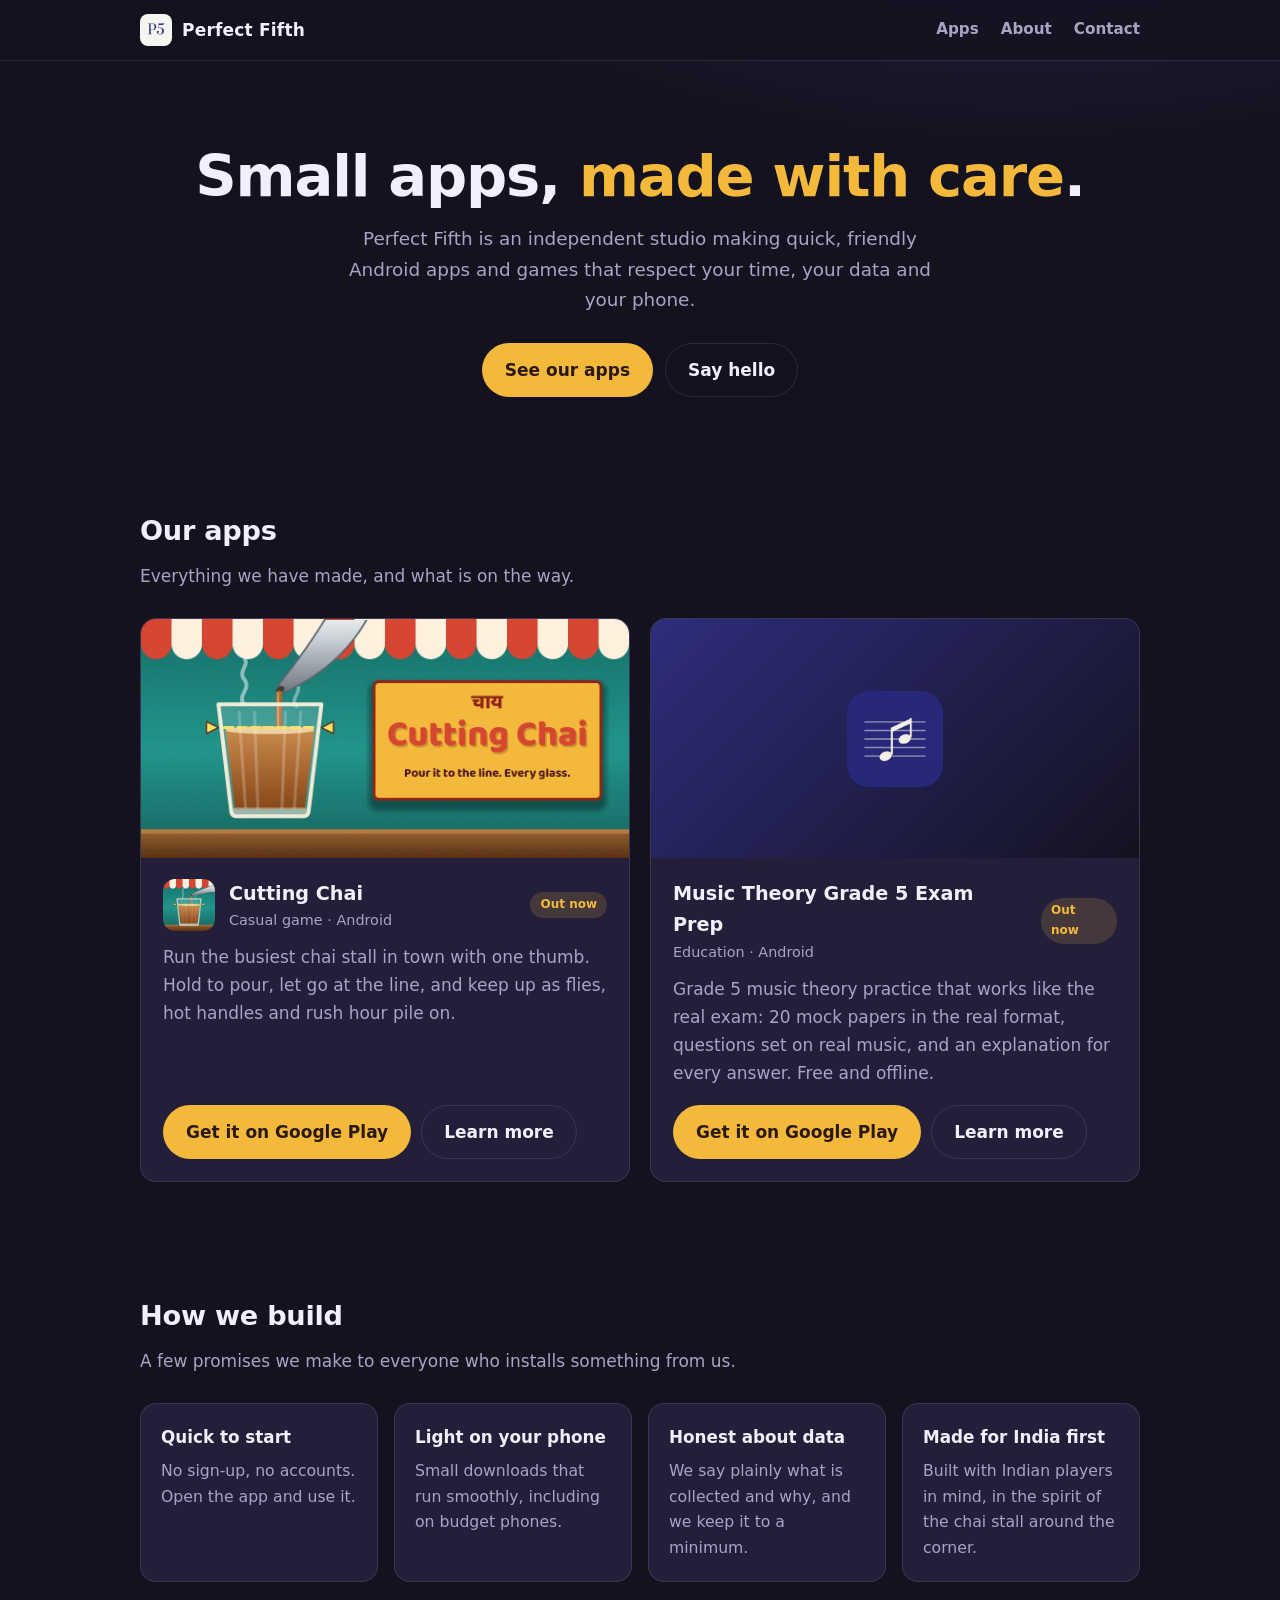
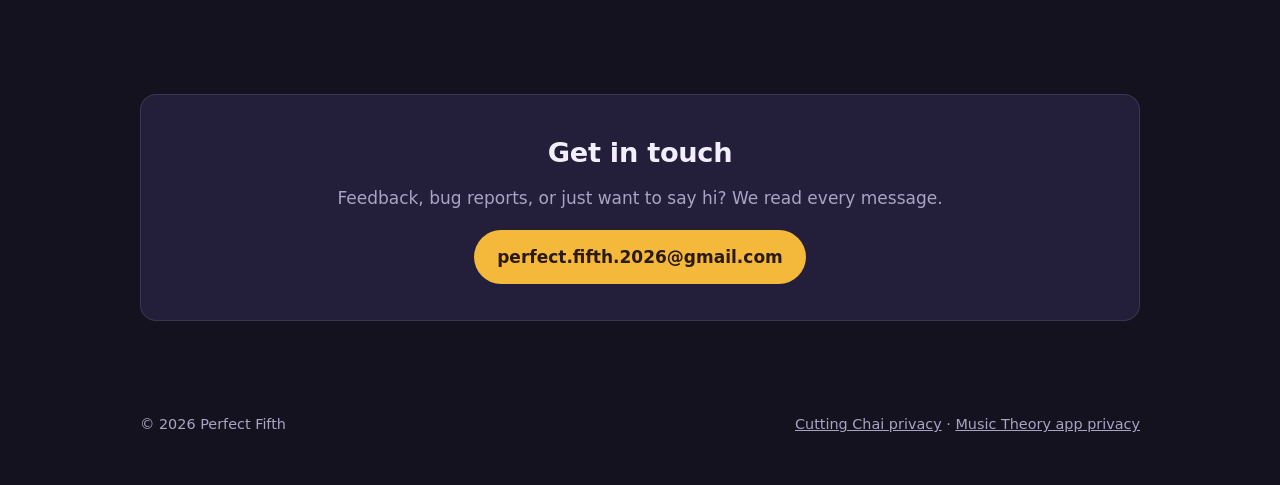
<file: index.html>
<!doctype html>
<html lang="en">
<head>
<meta charset="utf-8">
<meta name="viewport" content="width=device-width, initial-scale=1">
<title>Perfect Fifth: apps and games for Android</title>
<meta name="description" content="Perfect Fifth makes small, polished Android apps and games. Makers of Cutting Chai, a one-thumb chai stall game, and Music Theory Grade 5 Exam Prep.">
<meta property="og:title" content="Perfect Fifth: apps and games for Android">
<meta property="og:description" content="Small, polished Android apps and games. Out now: Cutting Chai.">
<meta property="og:image" content="https://akshat3112-ai.github.io/cutting-chai/feature.webp">
<link rel="icon" href="perfect-fifth/favicon.png">
<link rel="stylesheet" href="site.css">
</head>
<body>
<header class="top">
  <div class="wrap">
    <a class="logo" href="./"><img src="perfect-fifth/logo-256.webp" alt="" width="32" height="32">Perfect Fifth</a>
    <nav aria-label="Main">
      <a href="#apps">Apps</a>
      <a href="#about">About</a>
      <a href="#contact">Contact</a>
    </nav>
  </div>
</header>

<main>
  <section class="hero">
    <div class="wrap">
      <h1>Small apps, <em>made with care</em>.</h1>
      <p>Perfect Fifth is an independent studio making quick, friendly Android apps and games that
      respect your time, your data and your phone.</p>
      <div class="btns">
        <a class="btn primary" href="#apps">See our apps</a>
        <a class="btn ghost" href="#contact">Say hello</a>
      </div>
    </div>
  </section>

  <section id="apps">
    <div class="wrap">
      <h2>Our apps</h2>
      <p class="lead">Everything we have made, and what is on the way.</p>
      <div class="apps">

        <article class="app">
          <div class="cover"><img src="cutting-chai/feature.webp" alt="Cutting Chai: a glass of chai being poured to the line" width="1024" height="500" loading="lazy"></div>
          <div class="body">
            <div class="row">
              <img src="cutting-chai/icon.webp" alt="" width="52" height="52" loading="lazy">
              <div>
                <h3>Cutting Chai</h3>
                <p class="sub">Casual game · Android</p>
              </div>
              <span class="pill" style="margin-left:auto">Out now</span>
            </div>
            <p>Run the busiest chai stall in town with one thumb. Hold to pour, let go at the line,
            and keep up as flies, hot handles and rush hour pile on.</p>
            <div class="actions">
              <a class="btn primary" href="https://play.google.com/store/apps/details?id=com.perfectfifth.cuttingchai">Get it on Google Play</a>
              <a class="btn ghost" href="cutting-chai/">Learn more</a>
            </div>
          </div>
        </article>

        <article class="app">
          <div class="cover plain"><img src="perfect-fifth/icon.webp" alt="" width="96" height="96" loading="lazy"></div>
          <div class="body">
            <div class="row">
              <div>
                <h3>Music Theory Grade 5 Exam Prep</h3>
                <p class="sub">Education · Android</p>
              </div>
              <span class="pill" style="margin-left:auto">Out now</span>
            </div>
            <p>Grade 5 music theory practice that works like the real exam: 20 mock papers in the
            real format, questions set on real music, and an explanation for every answer. Free and offline.</p>
            <div class="actions">
              <a class="btn primary" href="https://play.google.com/store/apps/details?id=com.perfectfifth.app">Get it on Google Play</a>
              <a class="btn ghost" href="perfect-fifth/">Learn more</a>
            </div>
          </div>
        </article>

      </div>
    </div>
  </section>

  <section id="about">
    <div class="wrap">
      <h2>How we build</h2>
      <p class="lead">A few promises we make to everyone who installs something from us.</p>
      <div class="values">
        <div class="value"><h3>Quick to start</h3><p>No sign-up, no accounts. Open the app and use it.</p></div>
        <div class="value"><h3>Light on your phone</h3><p>Small downloads that run smoothly, including on budget phones.</p></div>
        <div class="value"><h3>Honest about data</h3><p>We say plainly what is collected and why, and we keep it to a minimum.</p></div>
        <div class="value"><h3>Made for India first</h3><p>Built with Indian players in mind, in the spirit of the chai stall around the corner.</p></div>
      </div>
    </div>
  </section>

  <section id="contact">
    <div class="wrap">
      <div class="contact">
        <h2>Get in touch</h2>
        <p>Feedback, bug reports, or just want to say hi? We read every message.</p>
        <a class="btn primary" href="mailto:perfect.fifth.2026@gmail.com">perfect.fifth.2026@gmail.com</a>
      </div>
    </div>
  </section>
</main>

<footer>
  <div class="wrap">
    <span>© 2026 Perfect Fifth</span>
    <span><a href="privacy.html">Cutting Chai privacy</a> · <a href="perfect-fifth/privacy.html">Music Theory app privacy</a></span>
  </div>
</footer>
</body>
</html>
</file>
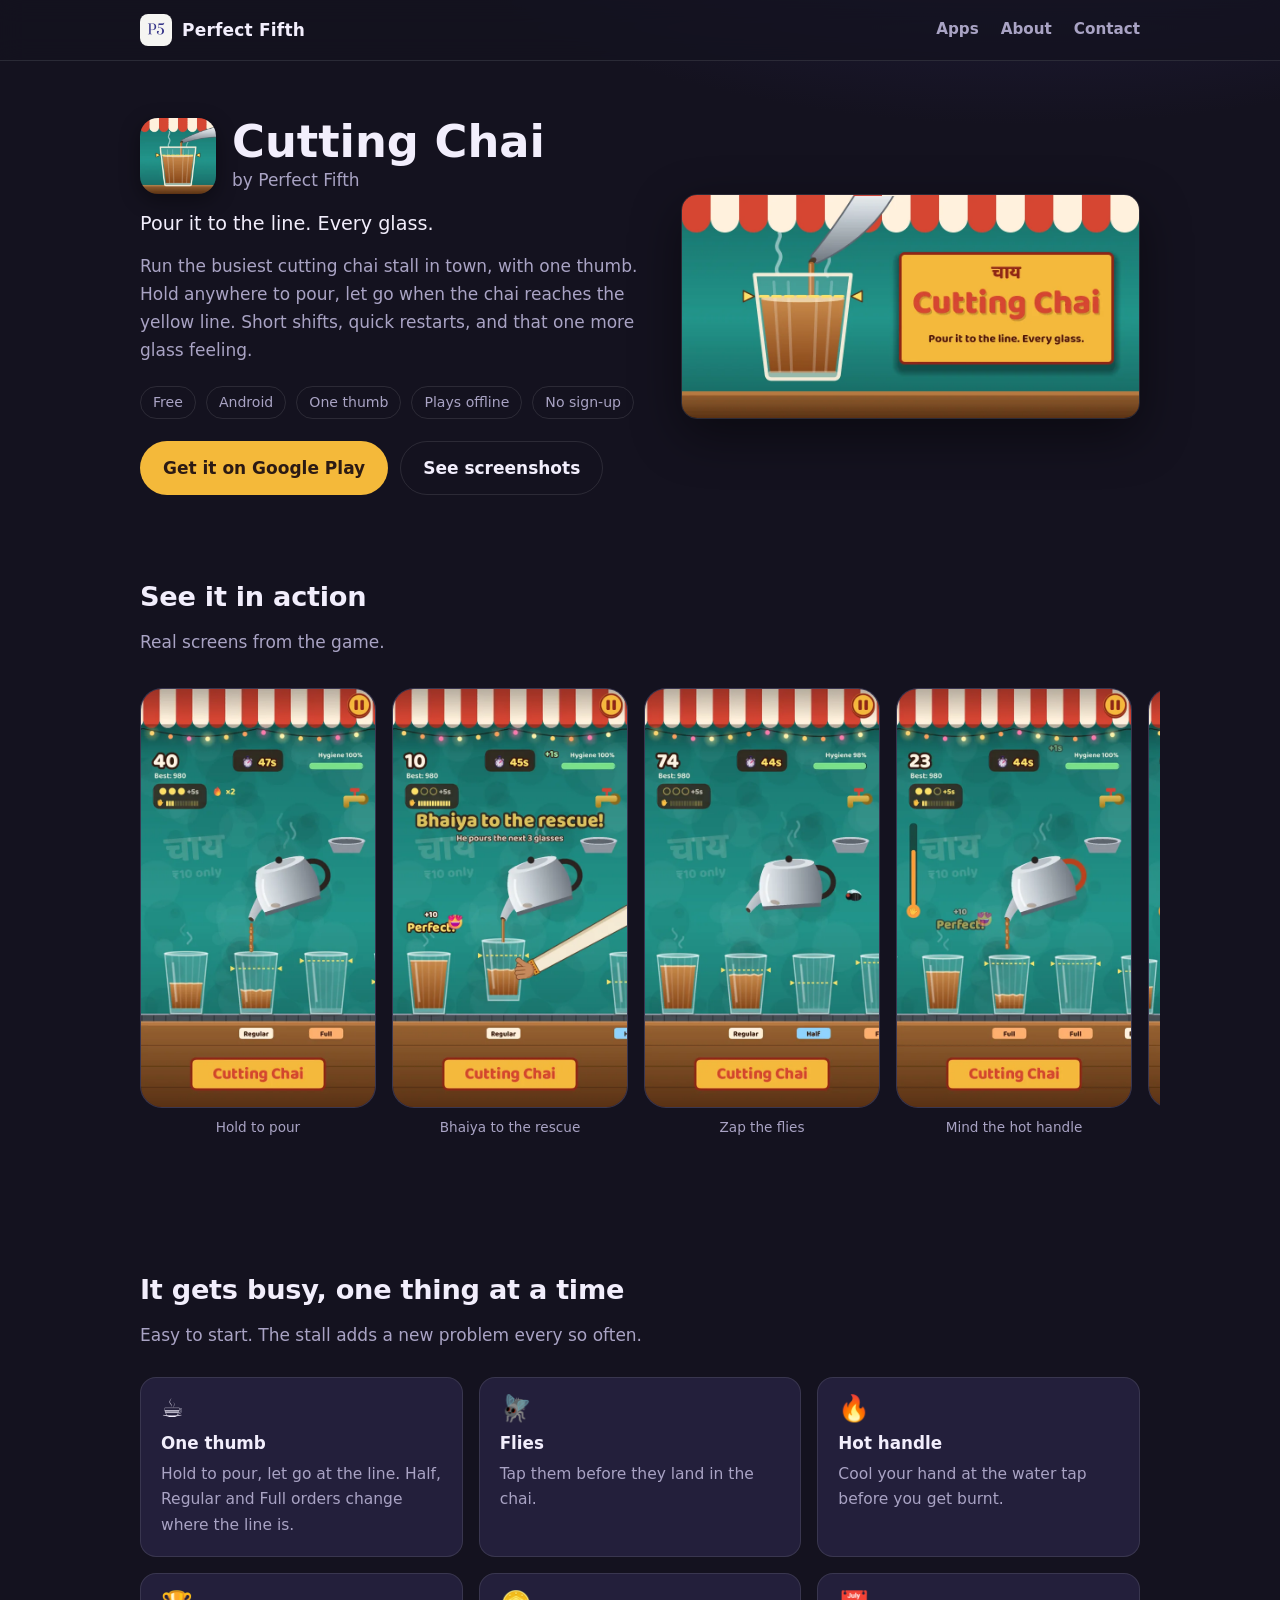
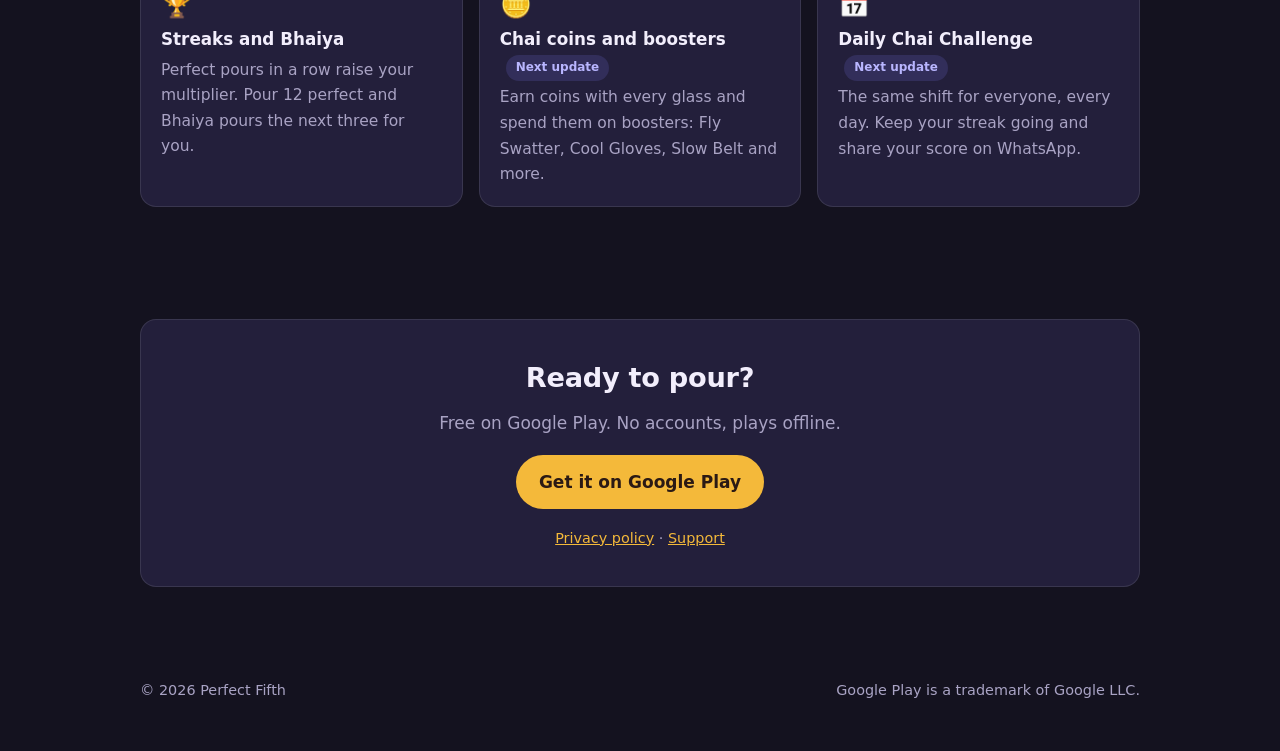
<file: cutting-chai/index.html>
<!doctype html>
<html lang="en">
<head>
<meta charset="utf-8">
<meta name="viewport" content="width=device-width, initial-scale=1">
<title>Cutting Chai: a one-thumb chai stall game for Android | Perfect Fifth</title>
<meta name="description" content="Pour the perfect cutting chai! Hold to pour, let go at the line, zap flies and chase your best score. Free on Google Play.">
<meta property="og:title" content="Cutting Chai: pour it to the line. Every glass.">
<meta property="og:description" content="A casual one-thumb chai stall game for Android. Free on Google Play.">
<meta property="og:image" content="https://akshat3112-ai.github.io/cutting-chai/feature.webp">
<link rel="icon" href="favicon.png">
<link rel="stylesheet" href="../site.css">
</head>
<body>
<header class="top">
  <div class="wrap">
    <a class="logo" href="../"><img src="../perfect-fifth/logo-256.webp" alt="" width="32" height="32">Perfect Fifth</a>
    <nav aria-label="Main">
      <a href="../#apps">Apps</a>
      <a href="../#about">About</a>
      <a href="../#contact">Contact</a>
    </nav>
  </div>
</header>

<main>
  <div class="wrap">
    <div class="game-hero">
      <div>
        <div class="titlebox">
          <img src="icon.webp" alt="Cutting Chai app icon" width="76" height="76">
          <div>
            <h1>Cutting Chai</h1>
            <p class="by">by Perfect Fifth</p>
          </div>
        </div>
        <p class="tag">Pour it to the line. Every glass.</p>
        <p class="desc">Run the busiest cutting chai stall in town, with one thumb. Hold anywhere to
        pour, let go when the chai reaches the yellow line. Short shifts, quick restarts, and that
        one more glass feeling.</p>
        <ul class="facts">
          <li>Free</li><li>Android</li><li>One thumb</li><li>Plays offline</li><li>No sign-up</li>
        </ul>
        <div class="btns" style="justify-content:flex-start">
          <a class="btn primary" href="https://play.google.com/store/apps/details?id=com.perfectfifth.cuttingchai">Get it on Google Play</a>
          <a class="btn ghost" href="#shots">See screenshots</a>
        </div>
      </div>
      <img class="feature-img" src="feature.webp" alt="Cutting Chai: a glass of chai poured to the yellow line under a chai kettle" width="1024" height="500">
    </div>
  </div>

  <section id="shots">
    <div class="wrap">
      <h2>See it in action</h2>
      <p class="lead">Real screens from the game.</p>
      <div class="shots" tabindex="0" aria-label="Screenshots, scroll sideways">
        <figure><img src="1-pour-perfect.webp" alt="Pouring chai just after a Perfect" width="540" height="960" loading="lazy"><figcaption>Hold to pour</figcaption></figure>
        <figure><img src="4-bhaiya.webp" alt="Bhaiya steps in to pour for you" width="540" height="960" loading="lazy"><figcaption>Bhaiya to the rescue</figcaption></figure>
        <figure><img src="2-flies.webp" alt="Flies buzzing around the stall" width="540" height="960" loading="lazy"><figcaption>Zap the flies</figcaption></figure>
        <figure><img src="3-hot-handle.webp" alt="The kettle handle heating up" width="540" height="960" loading="lazy"><figcaption>Mind the hot handle</figcaption></figure>
        <figure><img src="5-rush-hour.webp" alt="Rush hour at the stall" width="540" height="960" loading="lazy"><figcaption>Rush hour</figcaption></figure>
        <figure><img src="6-new-best.webp" alt="A New best on the end screen" width="540" height="960" loading="lazy"><figcaption>Beat your best</figcaption></figure>
        <figure><img src="7-menu.webp" alt="The Cutting Chai menu" width="540" height="960" loading="lazy"><figcaption>Start pouring</figcaption></figure>
      </div>
    </div>
  </section>

  <section>
    <div class="wrap">
      <h2>It gets busy, one thing at a time</h2>
      <p class="lead">Easy to start. The stall adds a new problem every so often.</p>
      <div class="features">
        <div class="feature"><div class="em" aria-hidden="true">☕</div><h3>One thumb</h3><p>Hold to pour, let go at the line. Half, Regular and Full orders change where the line is.</p></div>
        <div class="feature"><div class="em" aria-hidden="true">🪰</div><h3>Flies</h3><p>Tap them before they land in the chai.</p></div>
        <div class="feature"><div class="em" aria-hidden="true">🔥</div><h3>Hot handle</h3><p>Cool your hand at the water tap before you get burnt.</p></div>
        <div class="feature"><div class="em" aria-hidden="true">🏆</div><h3>Streaks and Bhaiya</h3><p>Perfect pours in a row raise your multiplier. Pour 12 perfect and Bhaiya pours the next three for you.</p></div>
        <div class="feature"><div class="em" aria-hidden="true">🪙</div><h3>Chai coins and boosters <span class="pill soon">Next update</span></h3><p>Earn coins with every glass and spend them on boosters: Fly Swatter, Cool Gloves, Slow Belt and more.</p></div>
        <div class="feature"><div class="em" aria-hidden="true">📅</div><h3>Daily Chai Challenge <span class="pill soon">Next update</span></h3><p>The same shift for everyone, every day. Keep your streak going and share your score on WhatsApp.</p></div>
      </div>
    </div>
  </section>

  <section>
    <div class="wrap">
      <div class="contact">
        <h2>Ready to pour?</h2>
        <p>Free on Google Play. No accounts, plays offline.</p>
        <a class="btn primary" href="https://play.google.com/store/apps/details?id=com.perfectfifth.cuttingchai">Get it on Google Play</a>
        <p style="margin:18px 0 0;font-size:0.9rem"><a href="../privacy.html">Privacy policy</a> · <a href="mailto:perfect.fifth.2026@gmail.com">Support</a></p>
      </div>
    </div>
  </section>
</main>

<footer>
  <div class="wrap">
    <span>© 2026 Perfect Fifth</span>
    <span>Google Play is a trademark of Google LLC.</span>
  </div>
</footer>
</body>
</html>
</file>
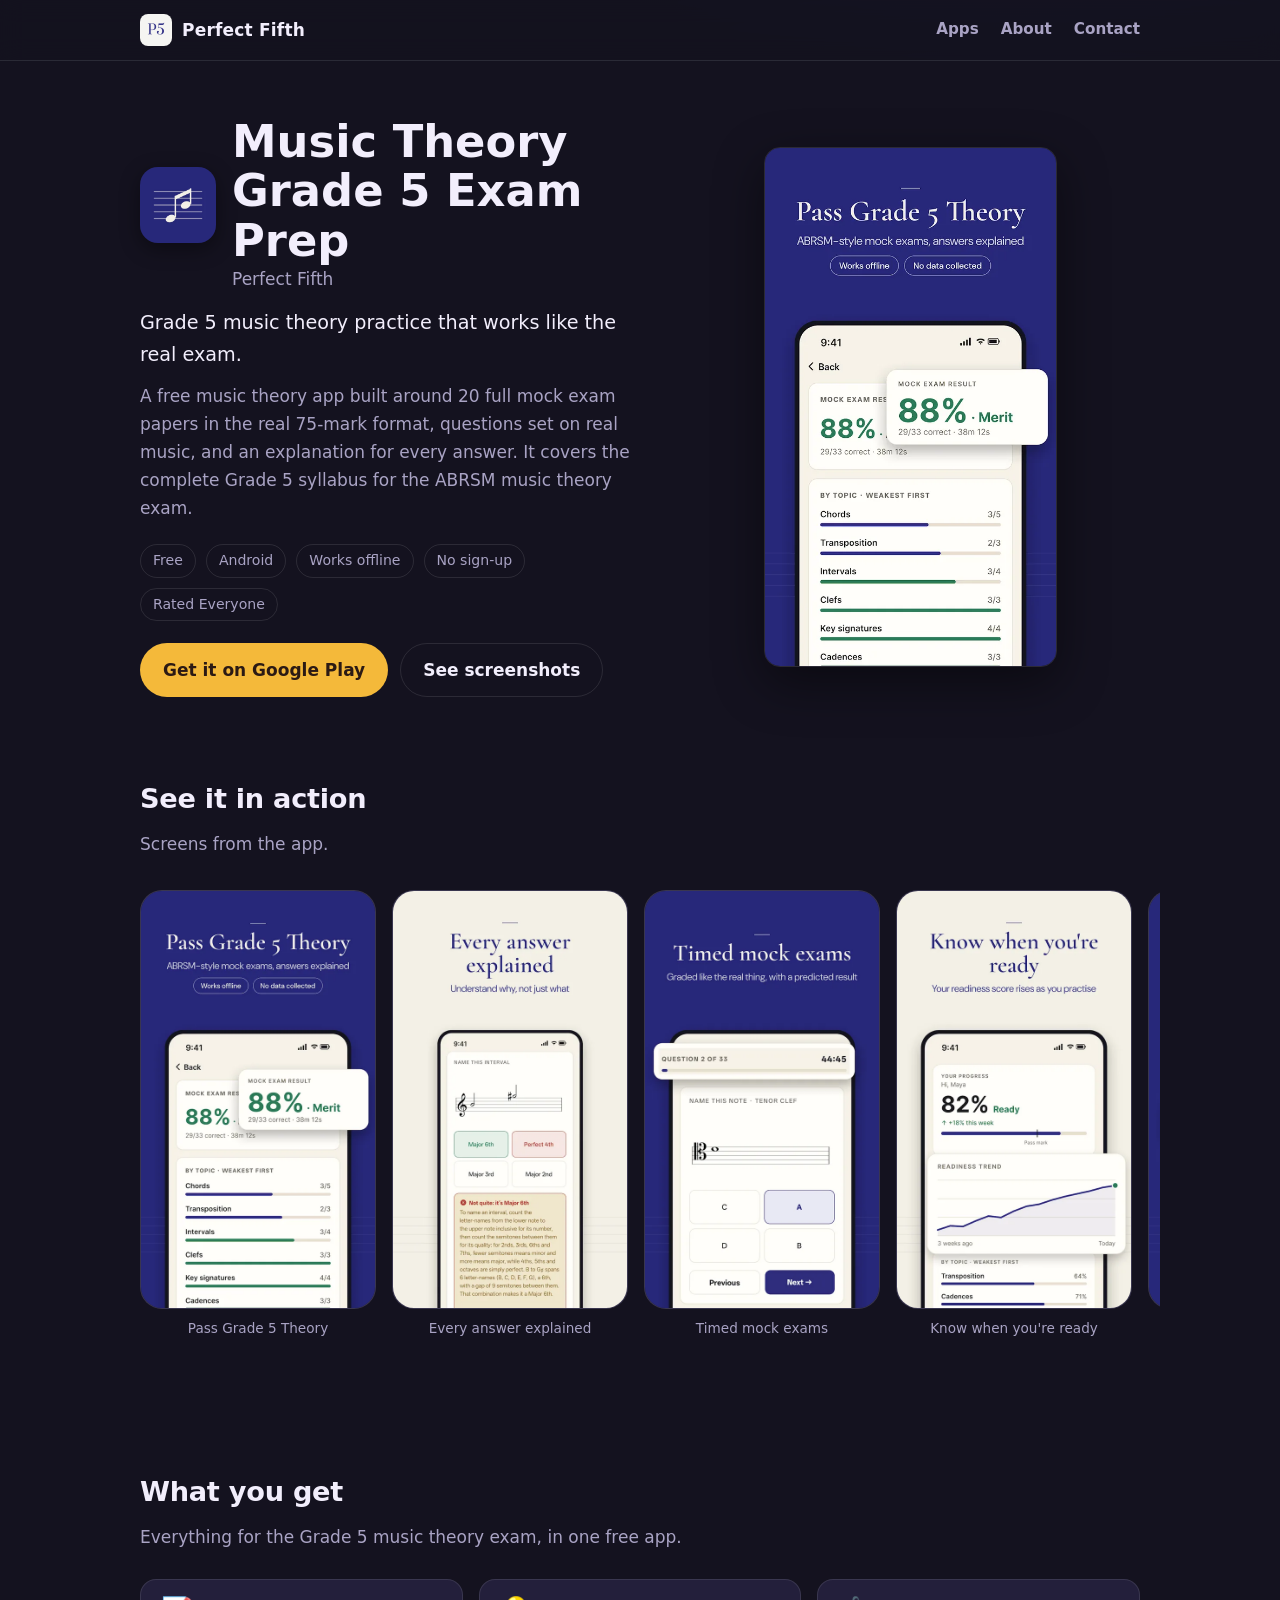
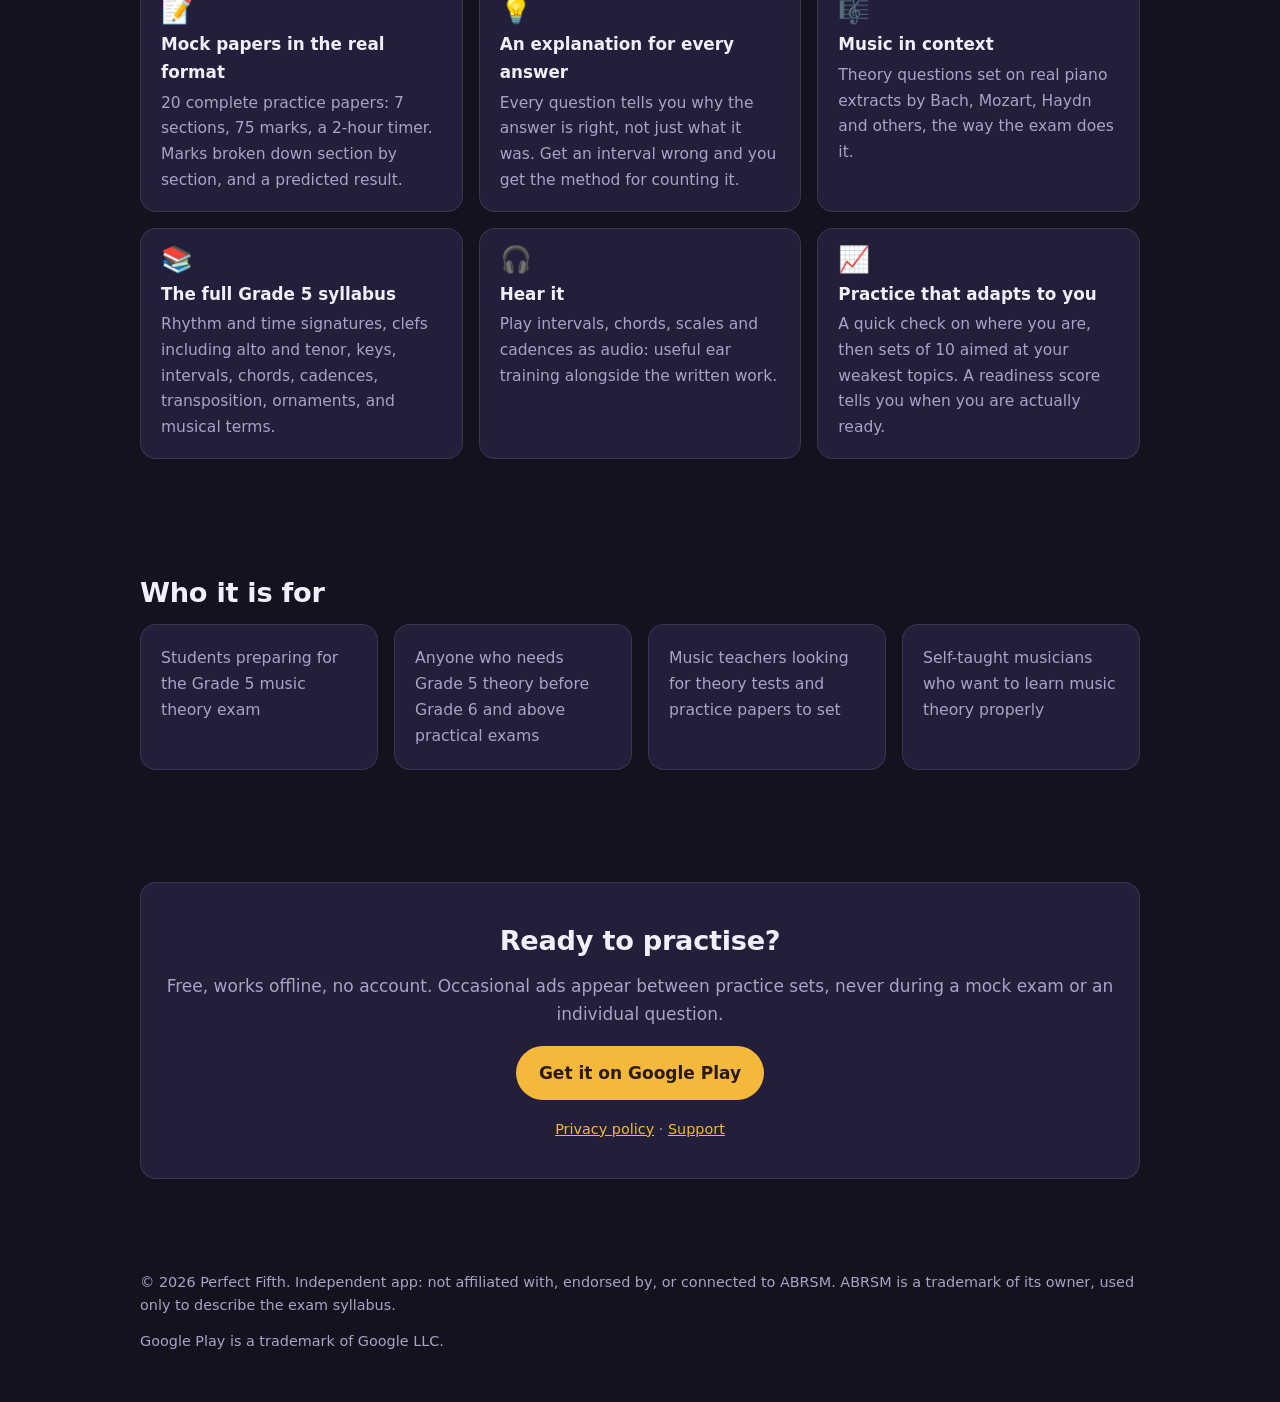
<file: perfect-fifth/index.html>
<!doctype html>
<html lang="en">
<head>
<meta charset="utf-8">
<meta name="viewport" content="width=device-width, initial-scale=1">
<title>Music Theory Grade 5 Exam Prep (Perfect Fifth) for Android | Perfect Fifth</title>
<meta name="description" content="Grade 5 music theory practice: 20 mock exam papers in the real format, music in context, and an explanation for every answer. Free on Google Play.">
<meta property="og:title" content="Music Theory Grade 5 Exam Prep">
<meta property="og:description" content="Grade 5 music theory practice: mock exam papers, tests and explained answers. Free on Google Play.">
<meta property="og:image" content="https://akshat3112-ai.github.io/perfect-fifth/shot-1.webp">
<link rel="icon" href="favicon.png">
<link rel="stylesheet" href="../site.css">
</head>
<body>
<header class="top">
  <div class="wrap">
    <a class="logo" href="../"><img src="logo-256.webp" alt="" width="32" height="32">Perfect Fifth</a>
    <nav aria-label="Main">
      <a href="../#apps">Apps</a>
      <a href="../#about">About</a>
      <a href="../#contact">Contact</a>
    </nav>
  </div>
</header>

<main>
  <div class="wrap">
    <div class="game-hero">
      <div>
        <div class="titlebox">
          <img src="icon.webp" alt="Perfect Fifth app icon" width="76" height="76">
          <div>
            <h1>Music Theory Grade 5 Exam Prep</h1>
            <p class="by">Perfect Fifth</p>
          </div>
        </div>
        <p class="tag">Grade 5 music theory practice that works like the real exam.</p>
        <p class="desc">A free music theory app built around 20 full mock exam papers in the real 75-mark
        format, questions set on real music, and an explanation for every answer. It covers the complete
        Grade 5 syllabus for the ABRSM music theory exam.</p>
        <ul class="facts">
          <li>Free</li><li>Android</li><li>Works offline</li><li>No sign-up</li><li>Rated Everyone</li>
        </ul>
        <div class="btns" style="justify-content:flex-start">
          <a class="btn primary" href="https://play.google.com/store/apps/details?id=com.perfectfifth.app">Get it on Google Play</a>
          <a class="btn ghost" href="#shots">See screenshots</a>
        </div>
      </div>
      <img class="feature-img" src="shot-1.webp" alt="A mock exam result of 88 percent, Merit, with a topic breakdown" width="540" height="960" style="max-height:520px;width:auto;margin:0 auto">
    </div>
  </div>

  <section id="shots">
    <div class="wrap">
      <h2>See it in action</h2>
      <p class="lead">Screens from the app.</p>
      <div class="shots" tabindex="0" aria-label="Screenshots, scroll sideways">
        <figure><img src="shot-1.webp" alt="Pass Grade 5 theory: a mock exam result with a topic breakdown" width="540" height="960" loading="lazy"><figcaption>Pass Grade 5 Theory</figcaption></figure>
        <figure><img src="shot-2.webp" alt="An interval question with a worked explanation" width="540" height="960" loading="lazy"><figcaption>Every answer explained</figcaption></figure>
        <figure><img src="shot-3.webp" alt="A timed mock exam question in tenor clef" width="540" height="960" loading="lazy"><figcaption>Timed mock exams</figcaption></figure>
        <figure><img src="shot-4.webp" alt="A readiness score of 82 percent rising over three weeks" width="540" height="960" loading="lazy"><figcaption>Know when you're ready</figcaption></figure>
        <figure><img src="shot-5.webp" alt="Practice sets aimed at your weakest topics" width="540" height="960" loading="lazy"><figcaption>Practice that finds your gaps</figcaption></figure>
        <figure><img src="shot-6.webp" alt="Every Grade 5 topic listed, from intervals to terms and signs" width="540" height="960" loading="lazy"><figcaption>The whole syllabus</figcaption></figure>
        <figure><img src="shot-7.webp" alt="The real paper: 75 marks, 7 sections, 2 hours" width="540" height="960" loading="lazy"><figcaption>The real paper</figcaption></figure>
      </div>
    </div>
  </section>

  <section>
    <div class="wrap">
      <h2>What you get</h2>
      <p class="lead">Everything for the Grade 5 music theory exam, in one free app.</p>
      <div class="features">
        <div class="feature"><div class="em" aria-hidden="true">📝</div><h3>Mock papers in the real format</h3><p>20 complete practice papers: 7 sections, 75 marks, a 2-hour timer. Marks broken down section by section, and a predicted result.</p></div>
        <div class="feature"><div class="em" aria-hidden="true">💡</div><h3>An explanation for every answer</h3><p>Every question tells you why the answer is right, not just what it was. Get an interval wrong and you get the method for counting it.</p></div>
        <div class="feature"><div class="em" aria-hidden="true">🎼</div><h3>Music in context</h3><p>Theory questions set on real piano extracts by Bach, Mozart, Haydn and others, the way the exam does it.</p></div>
        <div class="feature"><div class="em" aria-hidden="true">📚</div><h3>The full Grade 5 syllabus</h3><p>Rhythm and time signatures, clefs including alto and tenor, keys, intervals, chords, cadences, transposition, ornaments, and musical terms.</p></div>
        <div class="feature"><div class="em" aria-hidden="true">🎧</div><h3>Hear it</h3><p>Play intervals, chords, scales and cadences as audio: useful ear training alongside the written work.</p></div>
        <div class="feature"><div class="em" aria-hidden="true">📈</div><h3>Practice that adapts to you</h3><p>A quick check on where you are, then sets of 10 aimed at your weakest topics. A readiness score tells you when you are actually ready.</p></div>
      </div>
    </div>
  </section>

  <section>
    <div class="wrap">
      <h2>Who it is for</h2>
      <div class="values">
        <div class="value"><p>Students preparing for the Grade 5 music theory exam</p></div>
        <div class="value"><p>Anyone who needs Grade 5 theory before Grade 6 and above practical exams</p></div>
        <div class="value"><p>Music teachers looking for theory tests and practice papers to set</p></div>
        <div class="value"><p>Self-taught musicians who want to learn music theory properly</p></div>
      </div>
    </div>
  </section>

  <section>
    <div class="wrap">
      <div class="contact">
        <h2>Ready to practise?</h2>
        <p>Free, works offline, no account. Occasional ads appear between practice sets, never during a mock exam or an individual question.</p>
        <a class="btn primary" href="https://play.google.com/store/apps/details?id=com.perfectfifth.app">Get it on Google Play</a>
        <p style="margin:18px 0 0;font-size:0.9rem"><a href="privacy.html">Privacy policy</a> · <a href="mailto:perfect.fifth.2026@gmail.com">Support</a></p>
      </div>
    </div>
  </section>
</main>

<footer>
  <div class="wrap">
    <span>© 2026 Perfect Fifth. Independent app: not affiliated with, endorsed by, or connected to ABRSM. ABRSM is a trademark of its owner, used only to describe the exam syllabus.</span>
    <span>Google Play is a trademark of Google LLC.</span>
  </div>
</footer>
</body>
</html>
</file>
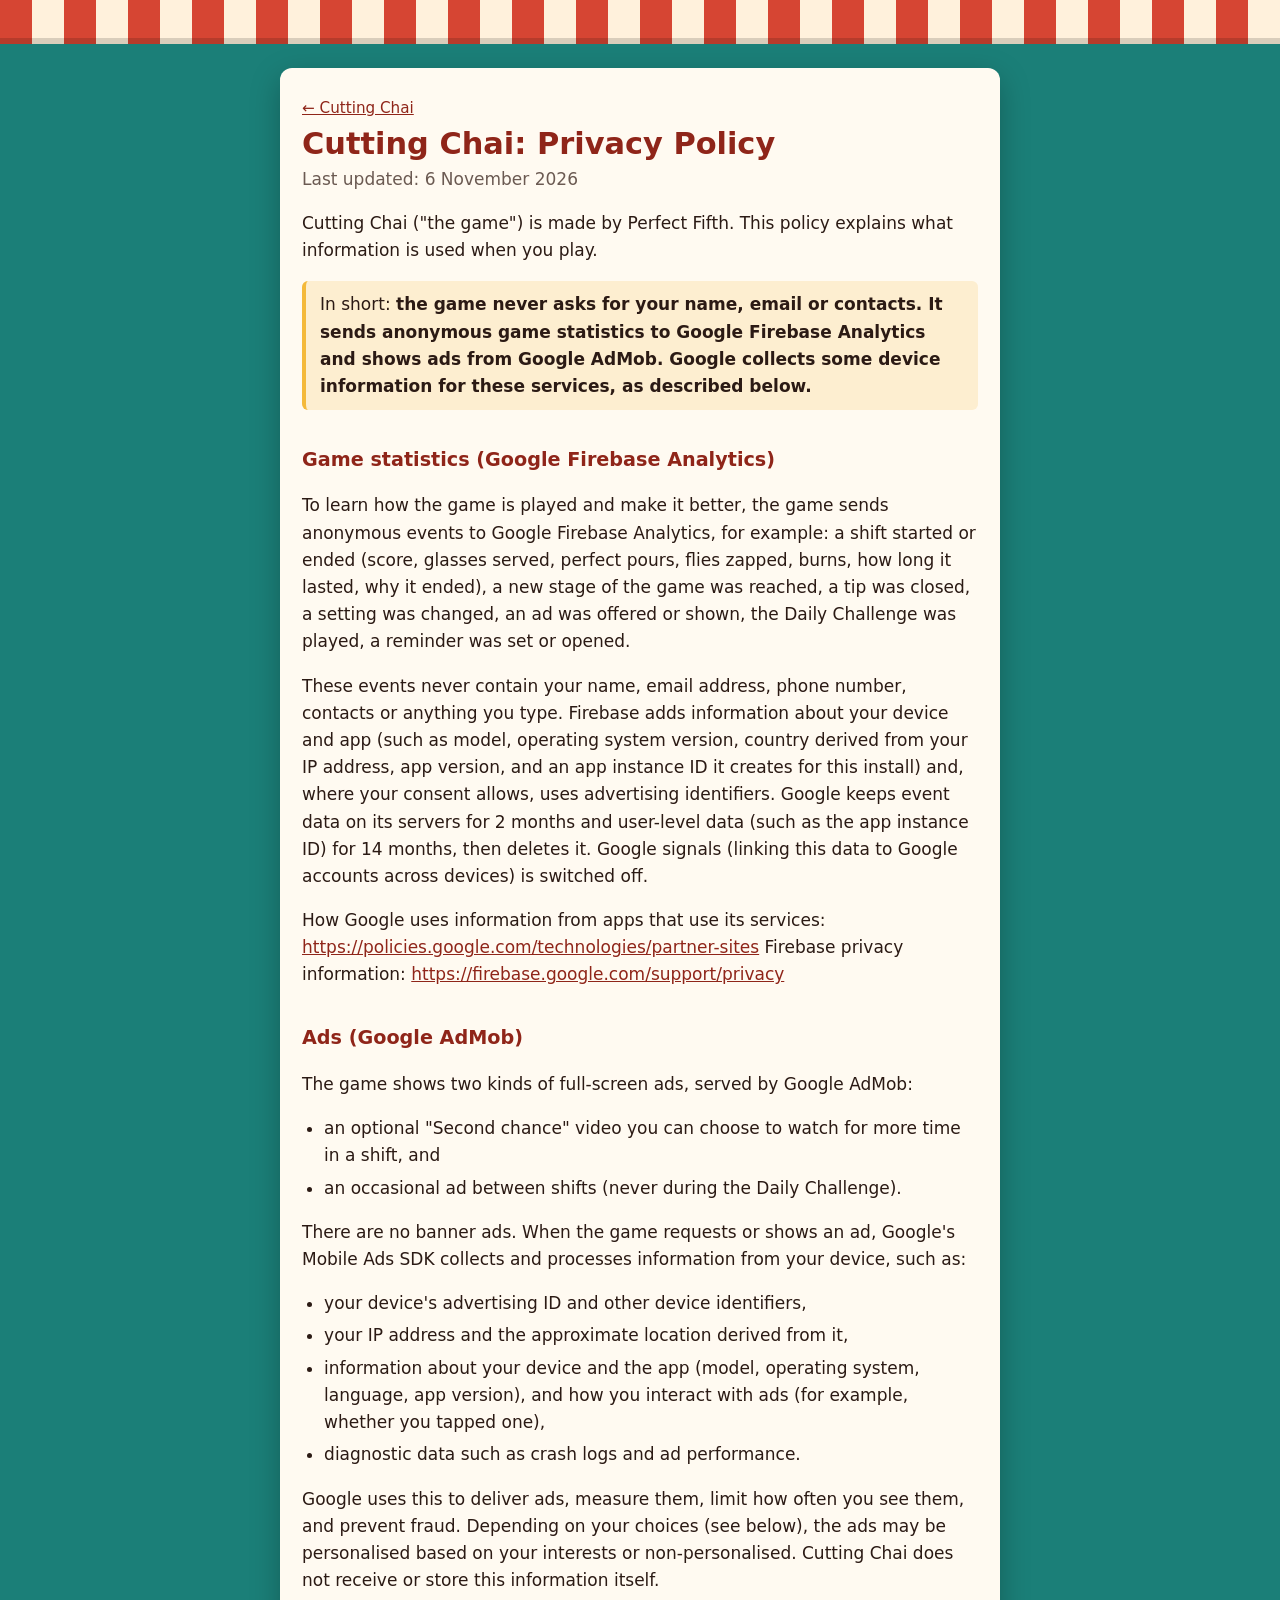
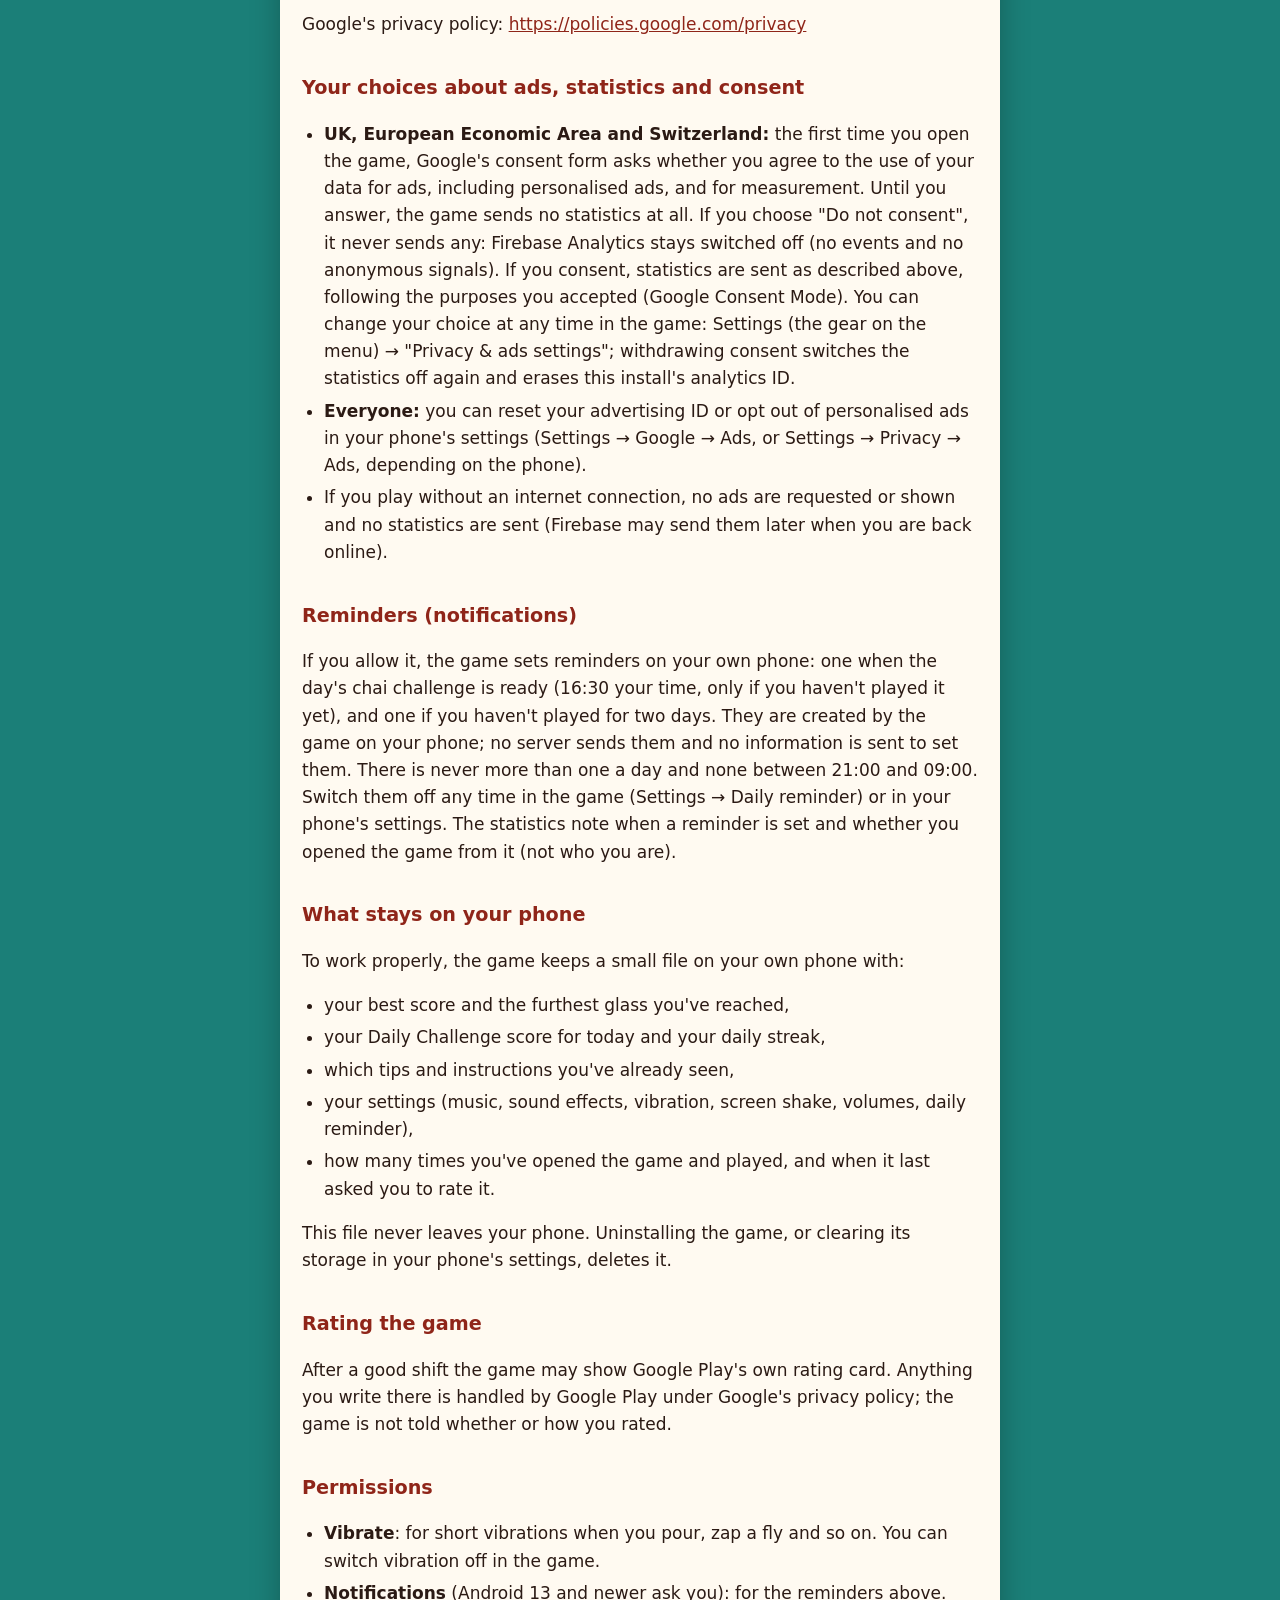
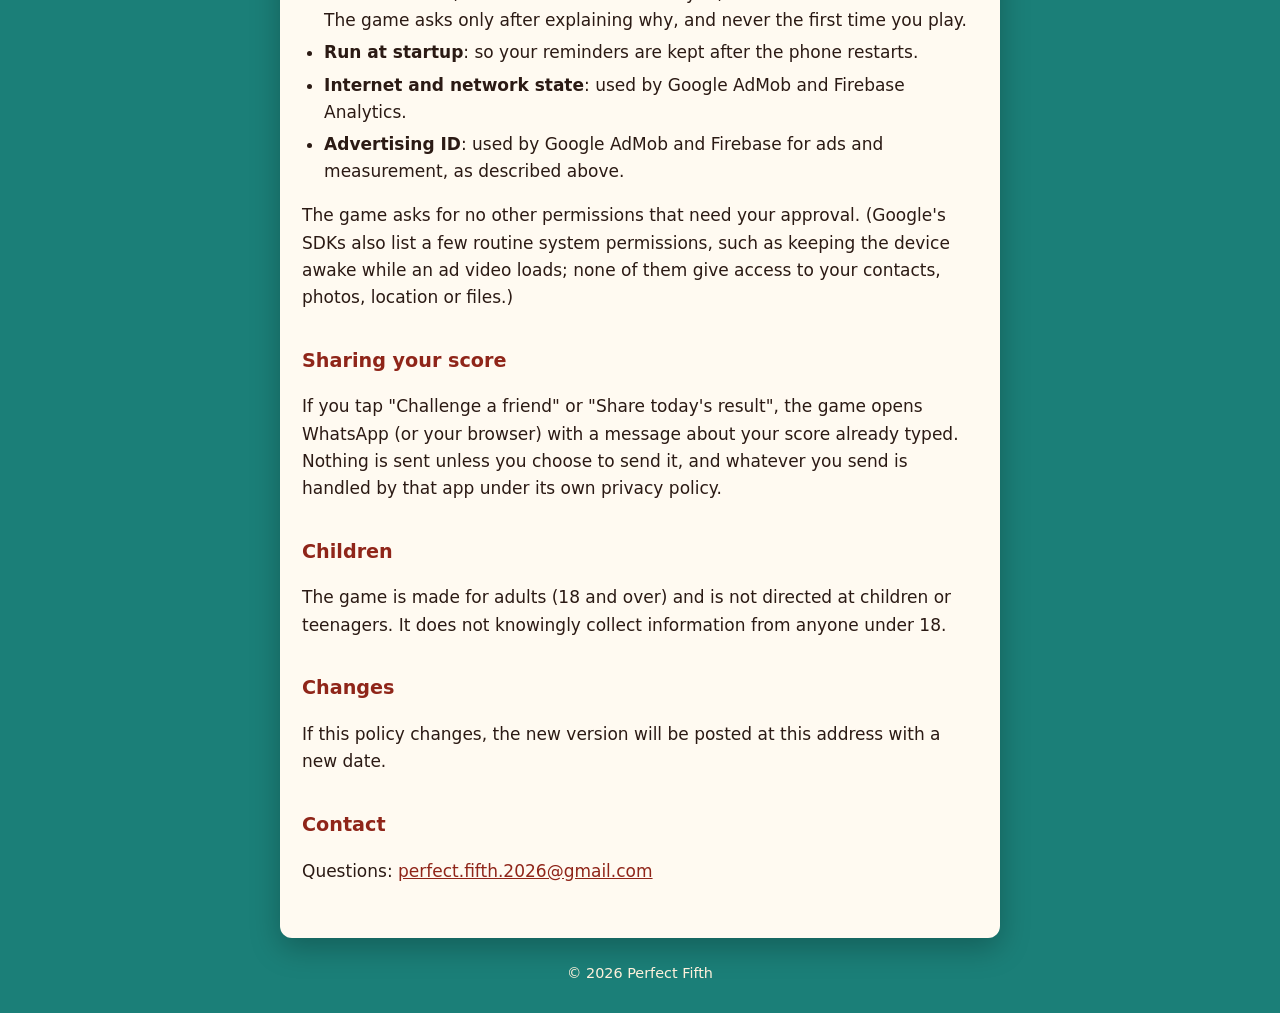
<file: privacy.html>
<!doctype html>
<html lang="en">
<head>
<meta charset="utf-8">
<meta name="viewport" content="width=device-width, initial-scale=1">
<title>Cutting Chai: Privacy Policy</title>
<meta name="description" content="Privacy policy for Cutting Chai, a casual Android game by Perfect Fifth.">
<link rel="stylesheet" href="style.css">
</head>
<body>
<header class="awning" aria-hidden="true"></header>
<main class="page">
  <p class="back"><a href="cutting-chai/">← Cutting Chai</a></p>
  <h1>Cutting Chai: Privacy Policy</h1>
  <p class="meta">Last updated: 6 November 2026</p>

  <p>Cutting Chai ("the game") is made by Perfect Fifth. This policy explains what information is used when you play. </p>
  <p class="summary">In short: <strong>the game never asks for your name, email or contacts. It sends anonymous game statistics to Google Firebase Analytics and shows ads from Google AdMob. Google collects some device information for these services, as described below.</strong></p>
  <h2>Game statistics (Google Firebase Analytics)</h2>
  <p>To learn how the game is played and make it better, the game sends anonymous events to Google Firebase Analytics, for example: a shift started or ended (score, glasses served, perfect pours, flies zapped, burns, how long it lasted, why it ended), a new stage of the game was reached, a tip was closed, a setting was changed, an ad was offered or shown, the Daily Challenge was played, a reminder was set or opened.</p>
  <p>These events never contain your name, email address, phone number, contacts or anything you type. Firebase adds information about your device and app (such as model, operating system version, country derived from your IP address, app version, and an app instance ID it creates for this install) and, where your consent allows, uses advertising identifiers. Google keeps event data on its servers for 2 months and user-level data (such as the app instance ID) for 14 months, then deletes it. Google signals (linking this data to Google accounts across devices) is switched off.</p>
  <p>How Google uses information from apps that use its services: <a href="https://policies.google.com/technologies/partner-sites">https://policies.google.com/technologies/partner-sites</a> Firebase privacy information: <a href="https://firebase.google.com/support/privacy">https://firebase.google.com/support/privacy</a></p>
  <h2>Ads (Google AdMob)</h2>
  <p>The game shows two kinds of full-screen ads, served by Google AdMob:</p>
  <ul>
    <li>an optional "Second chance" video you can choose to watch for more time in a shift, and</li>
    <li>an occasional ad between shifts (never during the Daily Challenge).</li>
  </ul>
  <p>There are no banner ads. When the game requests or shows an ad, Google's Mobile Ads SDK collects and processes information from your device, such as:</p>
  <ul>
    <li>your device's advertising ID and other device identifiers,</li>
    <li>your IP address and the approximate location derived from it,</li>
    <li>information about your device and the app (model, operating system, language, app version), and how you interact with ads (for example, whether you tapped one),</li>
    <li>diagnostic data such as crash logs and ad performance.</li>
  </ul>
  <p>Google uses this to deliver ads, measure them, limit how often you see them, and prevent fraud. Depending on your choices (see below), the ads may be personalised based on your interests or non-personalised. Cutting Chai does not receive or store this information itself.</p>
  <p>Google's privacy policy: <a href="https://policies.google.com/privacy">https://policies.google.com/privacy</a></p>
  <h2>Your choices about ads, statistics and consent</h2>
  <ul>
    <li><strong>UK, European Economic Area and Switzerland:</strong> the first time you open the game, Google's consent form asks whether you agree to the use of your data for ads, including personalised ads, and for measurement. Until you answer, the game sends no statistics at all. If you choose "Do not consent", it never sends any: Firebase Analytics stays switched off (no events and no anonymous signals). If you consent, statistics are sent as described above, following the purposes you accepted (Google Consent Mode). You can change your choice at any time in the game: Settings (the gear on the menu) → "Privacy &amp; ads settings"; withdrawing consent switches the statistics off again and erases this install's analytics ID.</li>
    <li><strong>Everyone:</strong> you can reset your advertising ID or opt out of personalised ads in your phone's settings (Settings → Google → Ads, or Settings → Privacy → Ads, depending on the phone).</li>
    <li>If you play without an internet connection, no ads are requested or shown and no statistics are sent (Firebase may send them later when you are back online).</li>
  </ul>
  <h2>Reminders (notifications)</h2>
  <p>If you allow it, the game sets reminders on your own phone: one when the day's chai challenge is ready (16:30 your time, only if you haven't played it yet), and one if you haven't played for two days. They are created by the game on your phone; no server sends them and no information is sent to set them. There is never more than one a day and none between 21:00 and 09:00. Switch them off any time in the game (Settings → Daily reminder) or in your phone's settings. The statistics note when a reminder is set and whether you opened the game from it (not who you are).</p>
  <h2>What stays on your phone</h2>
  <p>To work properly, the game keeps a small file on your own phone with:</p>
  <ul>
    <li>your best score and the furthest glass you've reached,</li>
    <li>your Daily Challenge score for today and your daily streak,</li>
    <li>which tips and instructions you've already seen,</li>
    <li>your settings (music, sound effects, vibration, screen shake, volumes, daily reminder),</li>
    <li>how many times you've opened the game and played, and when it last asked you to rate it.</li>
  </ul>
  <p>This file never leaves your phone. Uninstalling the game, or clearing its storage in your phone's settings, deletes it.</p>
  <h2>Rating the game</h2>
  <p>After a good shift the game may show Google Play's own rating card. Anything you write there is handled by Google Play under Google's privacy policy; the game is not told whether or how you rated.</p>
  <h2>Permissions</h2>
  <ul>
    <li><strong>Vibrate</strong>: for short vibrations when you pour, zap a fly and so on. You can switch vibration off in the game.</li>
    <li><strong>Notifications</strong> (Android 13 and newer ask you): for the reminders above. The game asks only after explaining why, and never the first time you play.</li>
    <li><strong>Run at startup</strong>: so your reminders are kept after the phone restarts.</li>
    <li><strong>Internet and network state</strong>: used by Google AdMob and Firebase Analytics.</li>
    <li><strong>Advertising ID</strong>: used by Google AdMob and Firebase for ads and measurement, as described above.</li>
  </ul>
  <p>The game asks for no other permissions that need your approval. (Google's SDKs also list a few routine system permissions, such as keeping the device awake while an ad video loads; none of them give access to your contacts, photos, location or files.)</p>
  <h2>Sharing your score</h2>
  <p>If you tap "Challenge a friend" or "Share today's result", the game opens WhatsApp (or your browser) with a message about your score already typed. Nothing is sent unless you choose to send it, and whatever you send is handled by that app under its own privacy policy.</p>
  <h2>Children</h2>
  <p>The game is made for adults (18 and over) and is not directed at children or teenagers. It does not knowingly collect information from anyone under 18.</p>
  <h2>Changes</h2>
  <p>If this policy changes, the new version will be posted at this address with a new date.</p>
  <h2>Contact</h2>
  <p>Questions: <a href="mailto:perfect.fifth.2026@gmail.com">perfect.fifth.2026@gmail.com</a></p>
</main>
<footer class="foot">© 2026 Perfect Fifth</footer>
</body>
</html>
</file>
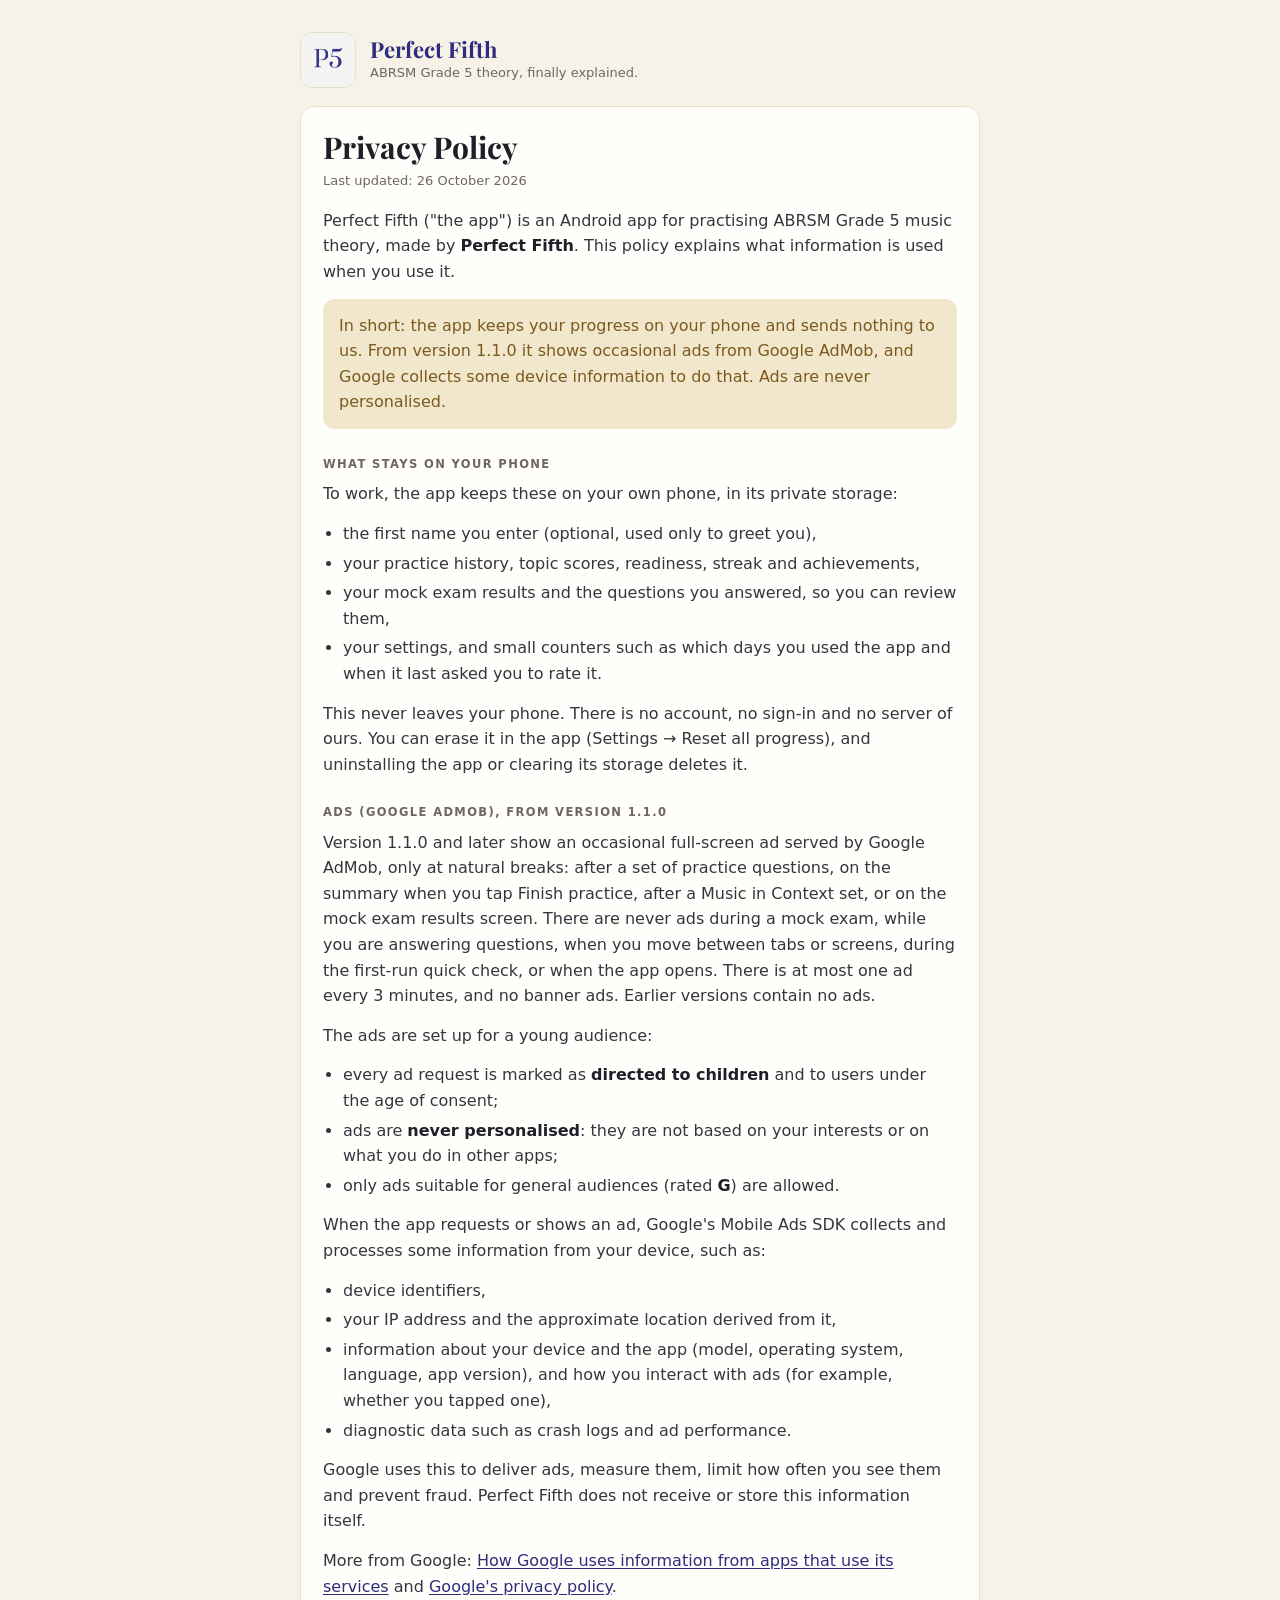
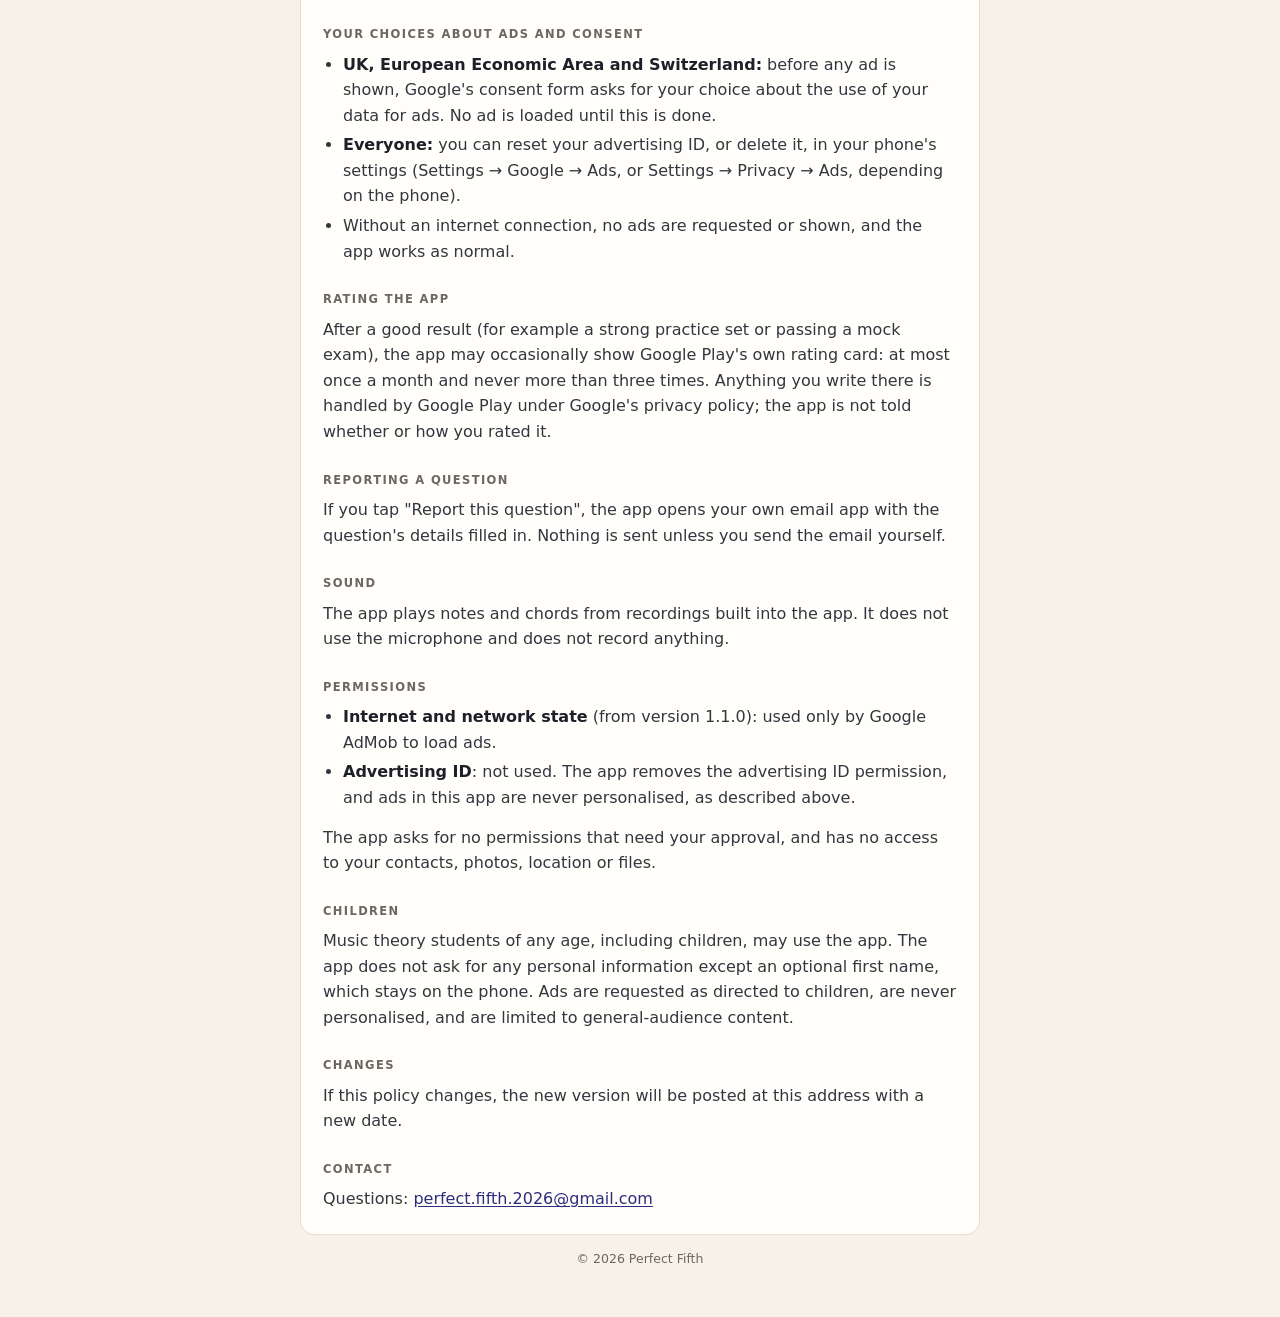
<file: perfect-fifth/privacy.html>
<!doctype html>
<html lang="en">
<head>
<meta charset="utf-8">
<meta name="viewport" content="width=device-width, initial-scale=1">
<title>Perfect Fifth: Privacy Policy</title>
<meta name="description" content="Privacy policy for Perfect Fifth, an ABRSM Grade 5 music theory app for Android.">
<link rel="icon" href="favicon.png">
<link rel="preconnect" href="https://fonts.googleapis.com">
<link rel="stylesheet" href="https://fonts.googleapis.com/css2?family=Playfair+Display:wght@700&display=swap">
<link rel="stylesheet" href="style.css">
</head>
<body>
<div class="wrap">
<header class="brand">
  <img src="logo.png" alt="Perfect Fifth logo">
  <div>
    <div class="name">Perfect Fifth</div>
    <div class="tagline">ABRSM Grade 5 theory, finally explained.</div>
  </div>
</header>
<main class="card">
  <h1>Privacy Policy</h1>
  <p class="meta">Last updated: 26 October 2026</p>

  <p>Perfect Fifth ("the app") is an Android app for practising ABRSM Grade 5 music theory, made
  by <strong>Perfect Fifth</strong>. This policy explains what information is used when you use it.</p>
  <p class="summary">In short: the app keeps your progress on your phone and sends nothing to us.
  From version 1.1.0 it shows occasional ads from Google AdMob, and Google collects some device
  information to do that. Ads are never personalised.</p>

  <h2>What stays on your phone</h2>
  <p>To work, the app keeps these on your own phone, in its private storage:</p>
  <ul>
    <li>the first name you enter (optional, used only to greet you),</li>
    <li>your practice history, topic scores, readiness, streak and achievements,</li>
    <li>your mock exam results and the questions you answered, so you can review them,</li>
    <li>your settings, and small counters such as which days you used the app and when it last
      asked you to rate it.</li>
  </ul>
  <p>This never leaves your phone. There is no account, no sign-in and no server of ours. You can
  erase it in the app (Settings → Reset all progress), and uninstalling the app or clearing its
  storage deletes it.</p>

  <h2>Ads (Google AdMob), from version 1.1.0</h2>
  <p>Version 1.1.0 and later show an occasional full-screen ad served by Google AdMob, only at
  natural breaks: after a set of practice questions, on the summary when you tap Finish practice,
  after a Music in Context set, or on the mock exam results screen. There are never ads during a
  mock exam, while you are answering questions, when you move between tabs or screens, during the
  first-run quick check, or when the app opens. There is at most one ad every 3 minutes, and no
  banner ads. Earlier versions contain no ads.</p>
  <p>The ads are set up for a young audience:</p>
  <ul>
    <li>every ad request is marked as <strong>directed to children</strong> and to users under the
      age of consent;</li>
    <li>ads are <strong>never personalised</strong>: they are not based on your interests or on
      what you do in other apps;</li>
    <li>only ads suitable for general audiences (rated <strong>G</strong>) are allowed.</li>
  </ul>
  <p>When the app requests or shows an ad, Google's Mobile Ads SDK collects and processes some
  information from your device, such as:</p>
  <ul>
    <li>device identifiers,</li>
    <li>your IP address and the approximate location derived from it,</li>
    <li>information about your device and the app (model, operating system, language, app
      version), and how you interact with ads (for example, whether you tapped one),</li>
    <li>diagnostic data such as crash logs and ad performance.</li>
  </ul>
  <p>Google uses this to deliver ads, measure them, limit how often you see them and prevent
  fraud. Perfect Fifth does not receive or store this information itself.</p>
  <p>More from Google:
    <a href="https://policies.google.com/technologies/partner-sites">How Google uses information from apps that use its services</a>
    and <a href="https://policies.google.com/privacy">Google's privacy policy</a>.</p>

  <h2>Your choices about ads and consent</h2>
  <ul>
    <li><strong>UK, European Economic Area and Switzerland:</strong> before any ad is shown,
      Google's consent form asks for your choice about the use of your data for ads. No ad is
      loaded until this is done.</li>
    <li><strong>Everyone:</strong> you can reset your advertising ID, or delete it, in your
      phone's settings (Settings → Google → Ads, or Settings → Privacy → Ads, depending on the
      phone).</li>
    <li>Without an internet connection, no ads are requested or shown, and the app works as
      normal.</li>
  </ul>

  <h2>Rating the app</h2>
  <p>After a good result (for example a strong practice set or passing a mock exam), the app may
  occasionally show Google Play's own rating card: at most once a month and never more than three
  times. Anything you write there is handled by Google Play under Google's privacy policy; the app
  is not told whether or how you rated it.</p>

  <h2>Reporting a question</h2>
  <p>If you tap "Report this question", the app opens your own email app with the question's
  details filled in. Nothing is sent unless you send the email yourself.</p>

  <h2>Sound</h2>
  <p>The app plays notes and chords from recordings built into the app. It does not use the
  microphone and does not record anything.</p>

  <h2>Permissions</h2>
  <ul>
    <li><strong>Internet and network state</strong> (from version 1.1.0): used only by Google
      AdMob to load ads.</li>
    <li><strong>Advertising ID</strong>: not used. The app removes the advertising ID
      permission, and ads in this app are never personalised, as described above.</li>
  </ul>
  <p>The app asks for no permissions that need your approval, and has no access to your contacts,
  photos, location or files.</p>

  <h2>Children</h2>
  <p>Music theory students of any age, including children, may use the app. The app does not ask
  for any personal information except an optional first name, which stays on the phone. Ads are
  requested as directed to children, are never personalised, and are limited to general-audience
  content.</p>

  <h2>Changes</h2>
  <p>If this policy changes, the new version will be posted at this address with a new date.</p>

  <h2>Contact</h2>
  <p>Questions: <a href="mailto:perfect.fifth.2026@gmail.com">perfect.fifth.2026@gmail.com</a></p>
</main>
<footer class="foot">© 2026 Perfect Fifth</footer>
</div>
</body>
</html>
</file>
<file: site.css>
/* Perfect Fifth studio site. Shared by the studio home page and each app's page.
   Privacy pages keep their own style files so the policy URLs never change look under Play's feet. */
:root {
  --bg: #14121f;
  --bg-2: #1c1930;
  --card: #231f3b;
  --line: rgba(255, 255, 255, 0.1);
  --text: #f2eefc;
  --muted: #a9a3c4;
  --accent: #f4b93a;      /* the chai-stall mustard, our one warm colour */
  --accent-ink: #2b1a14;
  --indigo: #6f6ad8;
  --radius: 16px;
  --max: 1040px;
}
* { box-sizing: border-box; }
html { scroll-behavior: smooth; }
body {
  margin: 0;
  background: radial-gradient(1200px 600px at 80% -10%, #2a2552 0%, transparent 60%), var(--bg);
  color: var(--text);
  font: 17px/1.65 system-ui, -apple-system, "Segoe UI", Roboto, "Helvetica Neue", sans-serif;
  -webkit-font-smoothing: antialiased;
}
img { max-width: 100%; height: auto; display: block; }
a { color: var(--accent); }
.wrap { max-width: var(--max); margin: 0 auto; padding: 0 20px; }

/* top bar */
.top { position: sticky; top: 0; z-index: 10; backdrop-filter: blur(12px); background: rgba(20, 18, 31, 0.78); border-bottom: 1px solid var(--line); }
.top .wrap { display: flex; align-items: center; justify-content: space-between; height: 60px; }
.logo { display: flex; align-items: center; gap: 10px; color: var(--text); text-decoration: none; font-weight: 700; letter-spacing: 0.2px; }
.logo img { width: 32px; height: 32px; border-radius: 8px; }
.top nav { display: flex; gap: 22px; }
.top nav a { color: var(--muted); text-decoration: none; font-size: 0.95rem; font-weight: 600; }
.top nav a:hover { color: var(--text); }
@media (max-width: 520px) { .top nav { gap: 14px; } .top nav a { font-size: 0.88rem; } }

/* hero */
.hero { padding: 84px 0 56px; text-align: center; }
.hero h1 { font-size: clamp(2.2rem, 6vw, 3.6rem); line-height: 1.1; margin: 0 0 16px; letter-spacing: -0.02em; }
.hero h1 em { font-style: normal; color: var(--accent); }
.hero p { max-width: 620px; margin: 0 auto 28px; color: var(--muted); font-size: 1.15rem; }

/* buttons */
.btn { display: inline-block; padding: 12px 22px; border-radius: 999px; font-weight: 700; text-decoration: none; border: 1px solid transparent; }
.btn.primary { background: var(--accent); color: var(--accent-ink); }
.btn.primary:hover { filter: brightness(1.08); }
.btn.ghost { border-color: var(--line); color: var(--text); }
.btn.ghost:hover { background: rgba(255, 255, 255, 0.06); }
.btns { display: flex; gap: 12px; justify-content: center; flex-wrap: wrap; }

/* sections */
section { padding: 56px 0; }
h2 { font-size: 1.7rem; margin: 0 0 8px; letter-spacing: -0.01em; }
.lead { color: var(--muted); margin: 0 0 28px; max-width: 640px; }

/* app cards */
.apps { display: grid; grid-template-columns: repeat(auto-fit, minmax(300px, 1fr)); gap: 20px; }
.app { background: var(--card); border: 1px solid var(--line); border-radius: var(--radius); overflow: hidden; display: flex; flex-direction: column; }
.app .cover { aspect-ratio: 1024 / 500; background: var(--bg-2); }
.app .cover img { width: 100%; height: 100%; object-fit: cover; }
.app .cover.plain { display: grid; place-items: center; background: linear-gradient(135deg, #2e2d7d, #14121f); }
.app .cover.plain img { width: 96px; height: 96px; border-radius: 22px; }
.app .body { padding: 20px 22px 22px; display: flex; flex-direction: column; gap: 10px; flex: 1; }
.app .row { display: flex; align-items: center; gap: 14px; }
.app .row img { width: 52px; height: 52px; border-radius: 12px; }
.app h3 { margin: 0; font-size: 1.2rem; }
.app .sub { margin: 0; color: var(--muted); font-size: 0.9rem; }
.app p { margin: 0; color: var(--muted); }
.app .actions { margin-top: auto; padding-top: 8px; display: flex; gap: 10px; flex-wrap: wrap; }
.pill { display: inline-block; font-size: 0.75rem; font-weight: 700; padding: 3px 10px; border-radius: 999px; background: rgba(244, 185, 58, 0.16); color: var(--accent); }
.pill.soon { background: rgba(111, 106, 216, 0.2); color: #b9b6ff; }

/* about + values */
.values { display: grid; grid-template-columns: repeat(auto-fit, minmax(220px, 1fr)); gap: 16px; }
.value { background: var(--card); border: 1px solid var(--line); border-radius: var(--radius); padding: 20px; }
.value h3 { margin: 0 0 6px; font-size: 1.05rem; }
.value p { margin: 0; color: var(--muted); font-size: 0.98rem; }

/* screenshot strip */
.shots { display: flex; gap: 16px; overflow-x: auto; padding: 4px 20px 18px; margin: 0 -20px; scroll-snap-type: x mandatory; scroll-padding-left: 20px; }
.shots figure { margin: 0; flex: 0 0 auto; width: 220px; scroll-snap-align: start; }
.shots img { width: 220px; height: auto; aspect-ratio: 9 / 16; object-fit: cover; border-radius: 22px; border: 1px solid var(--line); background: var(--card); }
.shots figcaption { color: var(--muted); font-size: 0.85rem; margin-top: 8px; text-align: center; }
@media (min-width: 900px) { .shots figure, .shots img { width: 236px; } }

/* feature list */
.features { display: grid; grid-template-columns: repeat(auto-fit, minmax(260px, 1fr)); gap: 16px; }
.feature { background: var(--card); border: 1px solid var(--line); border-radius: var(--radius); padding: 18px 20px; }
.feature .em { font-size: 1.6rem; line-height: 1; }
.feature h3 { margin: 8px 0 4px; font-size: 1.05rem; }
.feature h3 .pill { margin-left: 6px; vertical-align: middle; white-space: nowrap; }
.feature p { margin: 0; color: var(--muted); font-size: 0.97rem; }

/* game page hero */
.game-hero { display: grid; grid-template-columns: 1.1fr 1fr; gap: 36px; align-items: center; padding: 56px 0 24px; }
.game-hero .titlebox { display: flex; align-items: center; gap: 16px; margin-bottom: 14px; }
.game-hero .titlebox img { width: 76px; height: 76px; border-radius: 18px; box-shadow: 0 6px 20px rgba(0, 0, 0, 0.4); }
.game-hero h1 { margin: 0; font-size: clamp(2rem, 5vw, 2.8rem); line-height: 1.1; }
.game-hero .by { margin: 0; color: var(--muted); }
.game-hero p.tag { color: var(--text); font-size: 1.2rem; margin: 0 0 12px; }
.game-hero p.desc { color: var(--muted); margin: 0 0 22px; }
.game-hero .feature-img { border-radius: var(--radius); border: 1px solid var(--line); box-shadow: 0 16px 50px rgba(0, 0, 0, 0.45); }
@media (max-width: 800px) { .game-hero { grid-template-columns: 1fr; } .game-hero .btns { justify-content: flex-start; } }
.facts { display: flex; gap: 10px; flex-wrap: wrap; margin: 0 0 22px; padding: 0; list-style: none; }
.facts li { margin: 0; padding: 4px 12px; border-radius: 999px; border: 1px solid var(--line); color: var(--muted); font-size: 0.88rem; }

/* contact + footer */
.contact { text-align: center; background: var(--card); border: 1px solid var(--line); border-radius: var(--radius); padding: 36px 20px; }
.contact p { color: var(--muted); margin: 0 0 18px; }
footer { padding: 36px 0 48px; color: var(--muted); font-size: 0.9rem; }
footer .wrap { display: flex; justify-content: space-between; gap: 12px; flex-wrap: wrap; }
footer a { color: var(--muted); }
footer a:hover { color: var(--text); }
:focus-visible { outline: 3px solid var(--accent); outline-offset: 3px; border-radius: 6px; }
@media (prefers-reduced-motion: reduce) { html { scroll-behavior: auto; } }
</file>
<file: style.css>
/* Cutting Chai site: the stall's colours (turquoise wall, red/cream awning, mustard sign). */
:root {
  --wall: #1b7f78;
  --paper: #fffaf1;
  --ink: #2b1a14;
  --muted: #6b5a52;
  --red: #d64533;
  --red-deep: #8f2519;
  --cream: #fff1dc;
  --sign: #f4b93a;
  --link: #8f2519;
}
@media (prefers-color-scheme: dark) {
  :root {
    --paper: #1d1714;
    --ink: #f3e9df;
    --muted: #b8a89d;
    --link: #f4b93a;
  }
}
* { box-sizing: border-box; }
body {
  margin: 0;
  background: var(--wall);
  color: var(--ink);
  font: 17px/1.6 system-ui, -apple-system, "Segoe UI", Roboto, sans-serif;
}
.awning {
  height: 44px;
  background: repeating-linear-gradient(90deg, var(--red) 0 32px, var(--cream) 32px 64px);
  border-bottom: 6px solid rgba(0, 0, 0, 0.15);
}
.page {
  max-width: 720px;
  margin: 24px auto;
  padding: 28px 22px 36px;
  background: var(--paper);
  border-radius: 12px;
  box-shadow: 0 10px 30px rgba(0, 0, 0, 0.25);
}
@media (max-width: 760px) {
  .page { margin: 16px; padding: 22px 18px 30px; }
}
h1 { font-size: 1.9rem; line-height: 1.2; margin: 0.2em 0 0.1em; color: var(--red-deep); }
h2 { font-size: 1.2rem; margin: 1.8em 0 0.4em; color: var(--red-deep); }
@media (prefers-color-scheme: dark) { h1, h2 { color: var(--sign); } }
p, li { overflow-wrap: anywhere; }
ul { padding-left: 1.3em; }
li { margin: 0.3em 0; }
a { color: var(--link); }
.meta { color: var(--muted); margin-top: 0; }
.summary { background: rgba(244, 185, 58, 0.18); border-left: 4px solid var(--sign); padding: 10px 14px; border-radius: 6px; }
.back { margin: 0; font-size: 0.95rem; }
.foot { text-align: center; color: var(--cream); font-size: 0.9rem; padding: 0 16px 28px; }

/* Home page: the shop sign */
.home { text-align: center; }
.sign {
  display: inline-block;
  background: var(--sign);
  border: 5px solid var(--red-deep);
  border-radius: 10px;
  padding: 14px 28px 16px;
  margin: 4px 0 18px;
  transform: rotate(-1.2deg);
  box-shadow: 0 8px 18px rgba(0, 0, 0, 0.25);
}
.sign .chai { margin: 0; color: var(--red-deep); font-weight: 800; font-size: 1.3rem; }
.sign h1 { margin: 0; color: var(--red); font-size: 2.4rem; text-shadow: 2px 2px 0 var(--red-deep); }
.sign .tag { margin: 4px 0 0; color: #4a1410; font-weight: 600; }
.home > p { text-align: left; }
.links { display: flex; gap: 12px; justify-content: center; flex-wrap: wrap; margin-top: 18px; }
.links a {
  display: inline-block; padding: 10px 18px; border-radius: 999px;
  background: var(--red); color: #fff6e6; text-decoration: none; font-weight: 700;
  border-bottom: 4px solid var(--red-deep);
}
</file>
<file: perfect-fifth/style.css>
/* Perfect Fifth: the app's own look, "ink on manuscript paper" (same tokens as src/theme.ts):
   warm paper, a writing-surface card, fountain-pen ink and one indigo accent. */
:root {
  --paper: #F6F2E8;
  --card: #FFFEFA;
  --ink: #1E2029;
  --ink-soft: #6C6860;
  --line: #E6DFCE;
  --brand: #2E2D7D;
  --brand-tint: #E9E8F5;
  --note: #F1E7CC;
  --note-ink: #7C5A1E;
  --radius: 14px;
  --serif: "Playfair Display", "Didot", "Bodoni 72", Georgia, "Times New Roman", serif;
  --sans: system-ui, -apple-system, "Segoe UI", Roboto, "Helvetica Neue", Arial, sans-serif;
}
* { box-sizing: border-box; }
html { background: var(--paper); }
body {
  margin: 0;
  background: var(--paper);
  color: var(--ink);
  font-family: var(--sans);
  font-size: 16px;
  line-height: 1.6;
  padding: 32px max(16px, env(safe-area-inset-right, 0px)) 48px max(16px, env(safe-area-inset-left, 0px));
}
.wrap { max-width: 680px; margin: 0 auto; }

.brand { display: flex; align-items: center; gap: 14px; margin-bottom: 18px; }
.brand img { width: 56px; height: 56px; border-radius: 13px; border: 1px solid var(--line); display: block; }
.brand .name { font-family: var(--serif); font-weight: 700; font-size: 22px; color: var(--brand); line-height: 1.1; }
.brand .tagline { font-size: 13px; color: var(--ink-soft); margin-top: 2px; }

.card {
  background: var(--card);
  border: 1px solid var(--line);
  border-radius: var(--radius);
  padding: 22px 22px 8px;
  margin-bottom: 14px;
}
h1 { font-family: var(--serif); font-size: 30px; line-height: 1.2; margin: 0 0 6px; color: var(--ink); text-wrap: balance; }
.meta { font-size: 13px; color: var(--ink-soft); margin: 0 0 16px; }
h2 {
  font-size: 11.5px; font-weight: 700; letter-spacing: 0.12em; text-transform: uppercase;
  color: var(--ink-soft); margin: 26px 0 8px;
}
p, li { color: #34363f; }
p { margin: 0 0 14px; }
ul { margin: 0 0 14px; padding-left: 20px; }
li { margin: 4px 0; }
strong { color: var(--ink); }
a { color: var(--brand); text-underline-offset: 2px; }
a:focus-visible { outline: 2px solid var(--brand); outline-offset: 2px; border-radius: 3px; }
.summary {
  background: var(--note);
  color: var(--note-ink);
  border-radius: 12px;
  padding: 14px 16px;
  margin: 4px 0 18px;
}
.summary strong { color: var(--note-ink); }
.foot { max-width: 680px; margin: 8px auto 0; font-size: 12.5px; color: var(--ink-soft); text-align: center; }
@media (max-width: 480px) {
  body { padding-top: 20px; }
  h1 { font-size: 25px; }
  .card { padding: 18px 16px 4px; }
}
</file>
